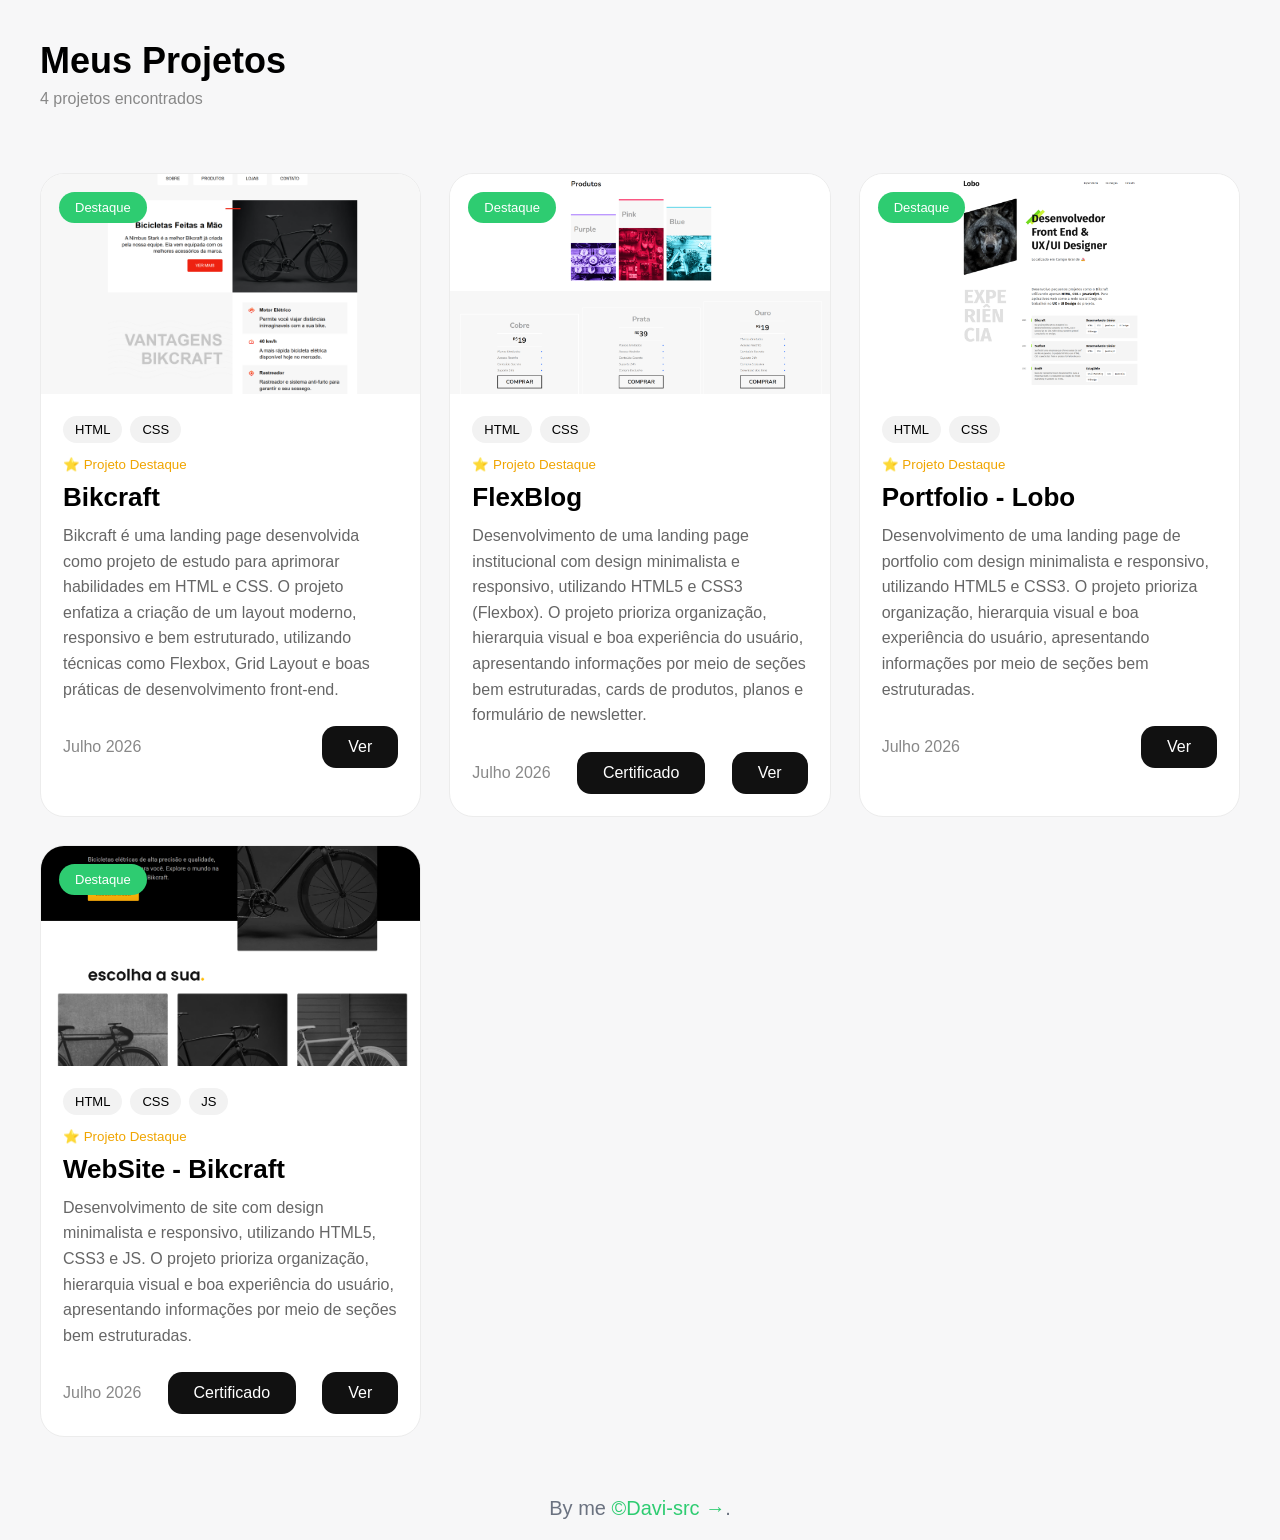
<file: index.html>
<!DOCTYPE html>
<html lang="pt-br">

<head>
  <meta charset="UTF-8">
  <meta name="viewport" content="width=device-width, initial-scale=1.0">
  <meta name="author" content="Davi-src">
  <!--======= Style =======-->
  <link rel="stylesheet" href="src/style.css">
  <title>Projetos de estudo</title>

</head>

<body>

  <section class="projects">

    <div class="projects-header">
      <h2>Meus Projetos</h2>
      <span>4 projetos encontrados</span>
    </div>

    <div class="categories">

      <!-- <button class="active">Todos</button>
      <button>Frontend</button>
      <button>Backend</button>
      <button>Full Stack</button>
      <button>Landing Pages</button>
      <button>APIs</button> -->

    </div>

    <div class="projects-grid">

      <article class="card">

        <div class="card-image">

          <span class="badge destaque">
            Destaque
          </span>

          <img src="assets/Bikcraft.png" alt="Projeto">

        </div>

        <div class="card-content">

          <div class="stack">

            <span>HTML</span>
            <span>CSS</span>

          </div>

          <small class="type">
            ⭐ Projeto Destaque
          </small>

          <h3>
            Bikcraft
          </h3>

          <p>
            Bikcraft é uma landing page desenvolvida como projeto de estudo para aprimorar habilidades em HTML e CSS. O projeto enfatiza a criação de um layout moderno, responsivo e bem estruturado, utilizando técnicas como Flexbox, Grid Layout e boas práticas de desenvolvimento front-end.
          </p>

          <div class="card-footer">

            <span>
              Julho 2026
            </span>

            <a href="Project-bikcraft/index.html">
              Ver
            </a>

          </div>

        </div>

      </article>

      <article class="card">

        <div class="card-image">

          <span class="badge destaque">
            Destaque
          </span>

          <img src="assets/FlexBlog.png" alt="Projeto">

        </div>

        <div class="card-content">

          <div class="stack">

            <span>HTML</span>
            <span>CSS</span>

          </div>

          <small class="type">
            ⭐ Projeto Destaque
          </small>

          <h3>
            FlexBlog
          </h3>

          <p>
            Desenvolvimento de uma landing page institucional com design minimalista e responsivo, utilizando HTML5 e CSS3 (Flexbox). O projeto prioriza organização, hierarquia visual e boa experiência do usuário, apresentando informações por meio de seções bem estruturadas, cards de produtos, planos e formulário de newsletter.
          </p>

          <div class="card-footer">

            <span>
              Julho 2026
            </span>

            <a href="https://www.origamid.com/certificate/23b869e3">
              Certificado
            </a>

            <a href="Project-flexblog/index.html">
              Ver
            </a>

          </div>

        </div>

      </article>

      <article class="card">

        <div class="card-image">

          <span class="badge destaque">
            Destaque
          </span>

          <img src="assets/portfolio-lobo.png" alt="Projeto">

        </div>

        <div class="card-content">

          <div class="stack">

            <span>HTML</span>
            <span>CSS</span>

          </div>

          <small class="type">
            ⭐ Projeto Destaque
          </small>

          <h3>
            Portfolio - Lobo
          </h3>

          <p>
            Desenvolvimento de uma landing page de portfolio com design minimalista e responsivo, utilizando HTML5 e CSS3. O projeto prioriza organização, hierarquia visual e boa experiência do usuário, apresentando informações por meio de seções bem estruturadas.
          </p>

          <div class="card-footer">

            <span>
              Julho 2026
            </span>

            <a href="Project-portfolio-lobo/index.html">
              Ver
            </a>

          </div>

        </div>

      </article>

      <article class="card">

        <div class="card-image">

          <span class="badge destaque">
            Destaque
          </span>

          <img src="assets/website-bikcraft.html.png" alt="Projeto">

        </div>

        <div class="card-content">

          <div class="stack">

            <span>HTML</span>
            <span>CSS</span>
            <span>JS</span>

          </div>

          <small class="type">
            ⭐ Projeto Destaque
          </small>

          <h3>
            WebSite - Bikcraft
          </h3>

          <p>
            Desenvolvimento de site com design minimalista e responsivo, utilizando HTML5, CSS3 e JS. O projeto prioriza organização, hierarquia visual e boa experiência do usuário, apresentando informações por meio de seções bem estruturadas.
          </p>

          <div class="card-footer">

            <span>
              Julho 2026
            </span>

            <a href="https://www.origamid.com/certificate/f683f86b00">
              Certificado
            </a>

            <a href="Project-website-bikcraft/index.html">
              Ver
            </a>

          </div>

        </div>

      </article>

    </div>

  </section>

  <footer>
    <p>By me <a href="https://github.com/Davi-src">&copy;Davi-src →</a>.</p>
  </footer>

</body>

</html>
</file>
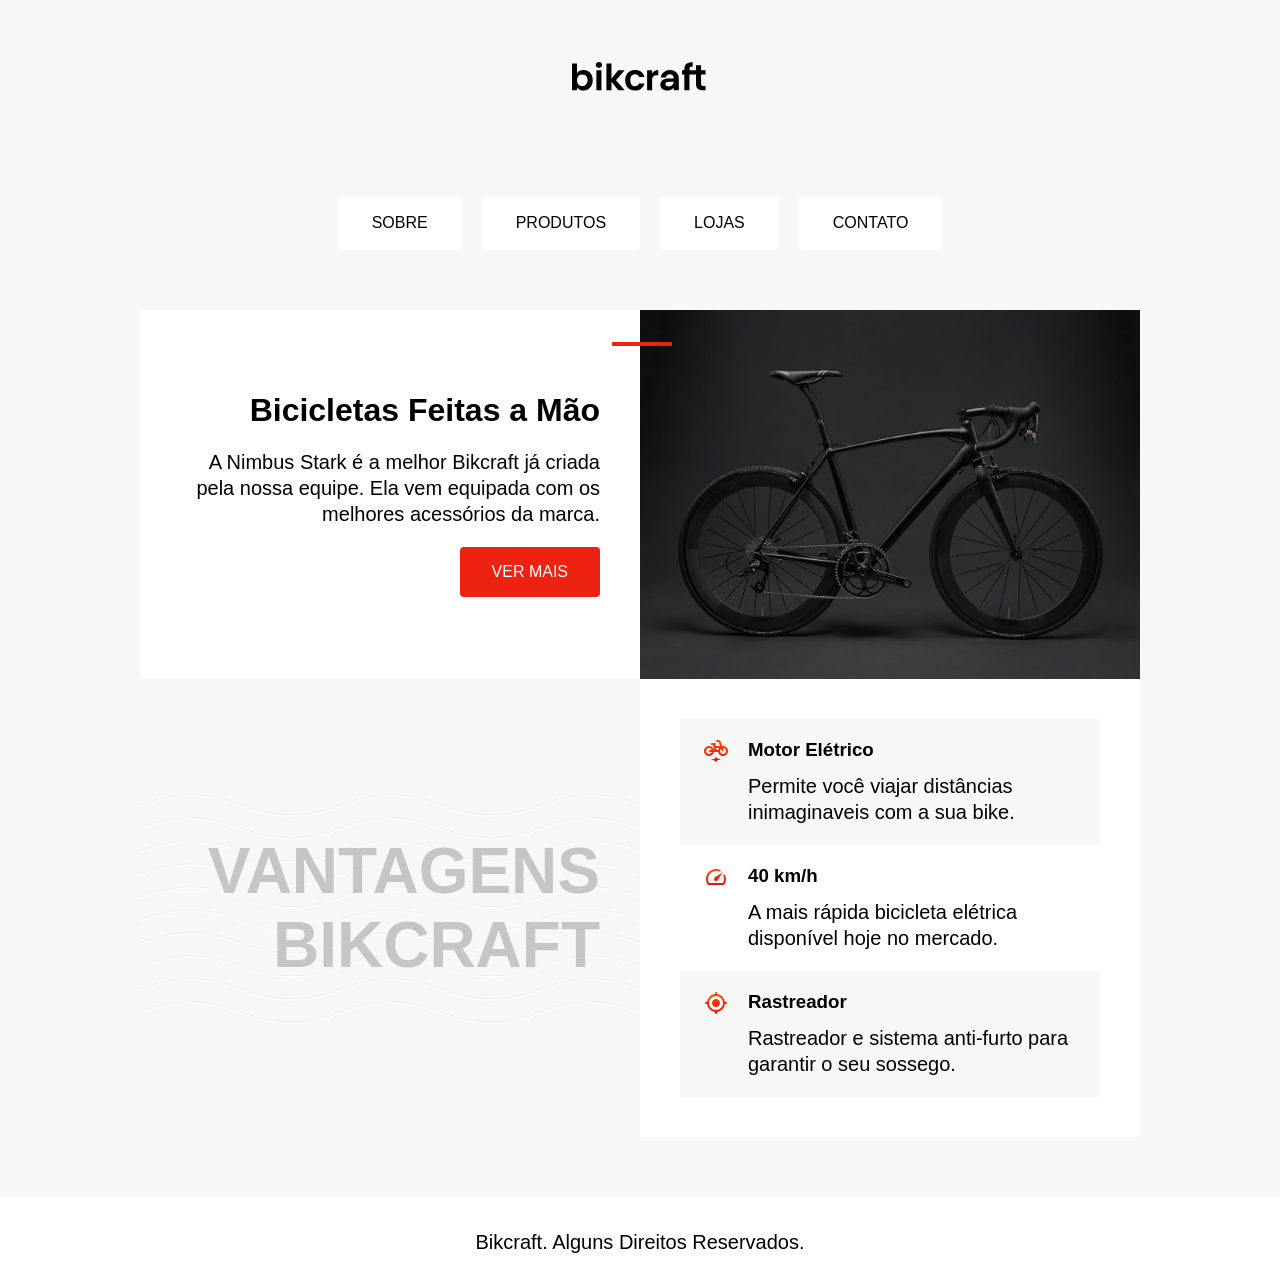
<file: Project-bikcraft/index.html>
<!DOCTYPE html>
<html lang="pt-br">

<head>
  <meta charset="UTF-8">
  <meta name="viewport" content="width=device-width, initial-scale=1.0">
  <meta name="author" content="Davi-src">
  <!--======= Style =======-->
  <link rel="stylesheet" href="style.css">
  <title>Bikcraft</title>
</head>

<body>

  <header class="header">
    <div class="logo">
      <a href="#">
        <svg width="136" height="32" viewBox="0 0 136 32" fill="none" xmlns="http://www.w3.org/2000/svg">
        <path d="M5.04 13.196C5.688 12.236 6.576 11.456 7.704 10.856C8.856 10.256 10.164 9.956 11.628 9.956C13.332 9.956 14.868 10.376 16.236 11.216C17.628 12.056 18.72 13.256 19.512 14.816C20.328 16.352 20.736 18.14 20.736 20.18C20.736 22.22 20.328 24.032 19.512 25.616C18.72 27.176 17.628 28.388 16.236 29.252C14.868 30.116 13.332 30.548 11.628 30.548C10.14 30.548 8.832 30.26 7.704 29.684C6.6 29.084 5.712 28.316 5.04 27.38V30.224H0V3.584H5.04V13.196ZM15.588 20.18C15.588 18.98 15.336 17.948 14.832 17.084C14.352 16.196 13.704 15.524 12.888 15.068C12.1004 14.6131 11.2055 14.377 10.296 14.384C9.384 14.384 8.52 14.624 7.704 15.104C6.912 15.56 6.264 16.232 5.76 17.12C5.28 18.008 5.04 19.052 5.04 20.252C5.04 21.452 5.28 22.496 5.76 23.384C6.264 24.272 6.912 24.956 7.704 25.436C8.52 25.892 9.384 26.12 10.296 26.12C11.232 26.12 12.096 25.88 12.888 25.4C13.704 24.92 14.352 24.236 14.832 23.348C15.336 22.46 15.588 21.404 15.588 20.18ZM26.954 7.904C26.066 7.904 25.322 7.628 24.722 7.076C24.146 6.5 23.858 5.792 23.858 4.952C23.858 4.112 24.146 3.416 24.722 2.864C25.322 2.288 26.066 2 26.954 2C27.842 2 28.574 2.288 29.15 2.864C29.75 3.416 30.05 4.112 30.05 4.952C30.05 5.792 29.75 6.5 29.15 7.076C28.574 7.628 27.842 7.904 26.954 7.904ZM29.438 10.28V30.224H24.398V10.28H29.438ZM46.226 30.224L39.458 21.728V30.224H34.418V3.584H39.458V18.74L46.154 10.28H52.706L43.922 20.288L52.778 30.224H46.226ZM53.145 20.252C53.145 18.188 53.565 16.388 54.405 14.852C55.245 13.292 56.409 12.092 57.897 11.252C59.385 10.388 61.089 9.956 63.009 9.956C65.481 9.956 67.521 10.58 69.129 11.828C70.761 13.052 71.853 14.78 72.405 17.012H66.97C66.682 16.148 66.19 15.476 65.494 14.996C64.822 14.492 63.982 14.24 62.974 14.24C61.534 14.24 60.394 14.768 59.554 15.824C58.714 16.856 58.294 18.332 58.294 20.252C58.294 22.148 58.714 23.624 59.554 24.68C60.394 25.712 61.534 26.228 62.974 26.228C65.014 26.228 66.346 25.316 66.97 23.492H72.406C71.854 25.652 70.762 27.368 69.13 28.64C67.498 29.912 65.458 30.548 63.01 30.548C61.09 30.548 59.386 30.128 57.898 29.288C56.4218 28.4362 55.2125 27.1895 54.406 25.688C53.566 24.128 53.146 22.316 53.146 20.252H53.145ZM80.138 13.376C80.756 12.3495 81.6227 11.4952 82.658 10.892C83.714 10.292 84.914 9.992 86.258 9.992V15.284H84.926C83.342 15.284 82.142 15.656 81.326 16.4C80.534 17.144 80.138 18.44 80.138 20.288V30.224H75.098V10.28H80.138V13.376ZM101.712 27.38C101.16 28.292 100.26 29.06 99.012 29.684C97.764 30.284 96.42 30.584 94.98 30.584C93.732 30.584 92.604 30.332 91.596 29.828C90.588 29.324 89.796 28.628 89.22 27.74C88.644 26.852 88.356 25.832 88.356 24.68C88.356 22.832 89.04 21.32 90.408 20.144C91.8 18.968 93.876 18.38 96.636 18.38H101.712C101.664 17.108 101.292 16.1 100.596 15.356C99.924 14.588 98.988 14.204 97.788 14.204C96.732 14.204 95.856 14.492 95.16 15.068C94.464 15.62 94.02 16.4 93.828 17.408H88.788C89.028 15.968 89.544 14.684 90.336 13.556C91.1449 12.41 92.2362 11.4923 93.504 10.892C94.824 10.244 96.3 9.92 97.932 9.92C99.612 9.92 101.124 10.268 102.468 10.964C103.803 11.6289 104.916 12.6669 105.672 13.952C106.44 15.248 106.824 16.772 106.824 18.524V30.224H101.712V27.38ZM96.456 26.516C97.296 26.516 98.112 26.336 98.904 25.976C99.72 25.616 100.392 25.076 100.92 24.356C101.448 23.636 101.712 22.784 101.712 21.8V21.656H96.924C95.772 21.656 94.908 21.884 94.332 22.34C93.78 22.796 93.504 23.396 93.504 24.14C93.504 24.86 93.756 25.436 94.26 25.868C94.788 26.3 95.52 26.516 96.456 26.516ZM117.453 14.42V30.224H112.341V14.42H110.073V10.28H112.341V9.272C112.341 6.824 113.037 5.024 114.429 3.872C115.821 2.72 117.921 2.18 120.729 2.252V6.5C119.505 6.476 118.653 6.68 118.173 7.112C117.693 7.544 117.453 8.324 117.453 9.452V10.28H124.003V5.348H129.079V10.28H133.543V14.42H129.079V24.068C129.079 24.74 129.235 25.232 129.547 25.544C129.883 25.832 130.435 25.976 131.203 25.976H133.543V30.224H130.375C126.127 30.224 124.003 28.16 124.003 24.032V14.42H117.453Z" fill="var(--texto)"/>
        </svg>
      </a>
    </div>
    <nav aria-label="primaria">
      <ul class="nav-list">
        <li><a href="#">sobre</a></li>
        <li><a href="#">Produtos</a></li>
        <li><a href="#">Lojas</a></li>
        <li><a href="#">ConTatO</a></li>
      </ul>
    </nav>
  </header>

  <main>
    <article class="content" aria-labelledby="label-introducao">
      <div class="introducao">
        <h1 id="label-introducao">Bicicletas Feitas a Mão</h1>
        <p>
          A Nimbus Stark é a melhor Bikcraft já criada pela nossa equipe. Ela vem equipada com os melhores acessórios da marca.
        </p>

        <a class="button" href="#">VER MAIS</a>
      </div>

      <div class="introducao-cover">
        <img src="img/bicicleta.jpg" alt="Bicicleta">
      </div>
    </article>

    <article class="content conteudo-vantagem" aria-labelledby="label-vantagens">
      <h2 class="subtitulo" id="label-vantagens">
        Vantagens <br> bikcraft
      </h2>

      <ul class="vantagens">
        <li class="vantagens-item">
          <img src="img/eletrica.svg" alt="">
          <h3>
            Motor Elétrico
          </h3>
          <p>
            Permite você viajar distâncias inimaginaveis com a sua bike.
          </p>
        </li>

        <li class="vantagens-item">
          <img src="img/velocidade.svg" alt="">
          <h3>
            40 km/h
          </h3>
          <p>
            A mais rápida bicicleta elétrica disponível hoje no mercado.
          </p>
        </li>

        <li class="vantagens-item">
          <img src="img/rastreador.svg" alt="">
          <h3>
            Rastreador
          </h3>

          <p>
            Rastreador e sistema anti-furto para garantir o seu sossego.
          </p>
        </li>
      </ul>
    </article>
  </main>

  <footer class="footer">
    <p>Bikcraft. Alguns Direitos Reservados.</p>
  </footer>

</body>

</html>
</file>
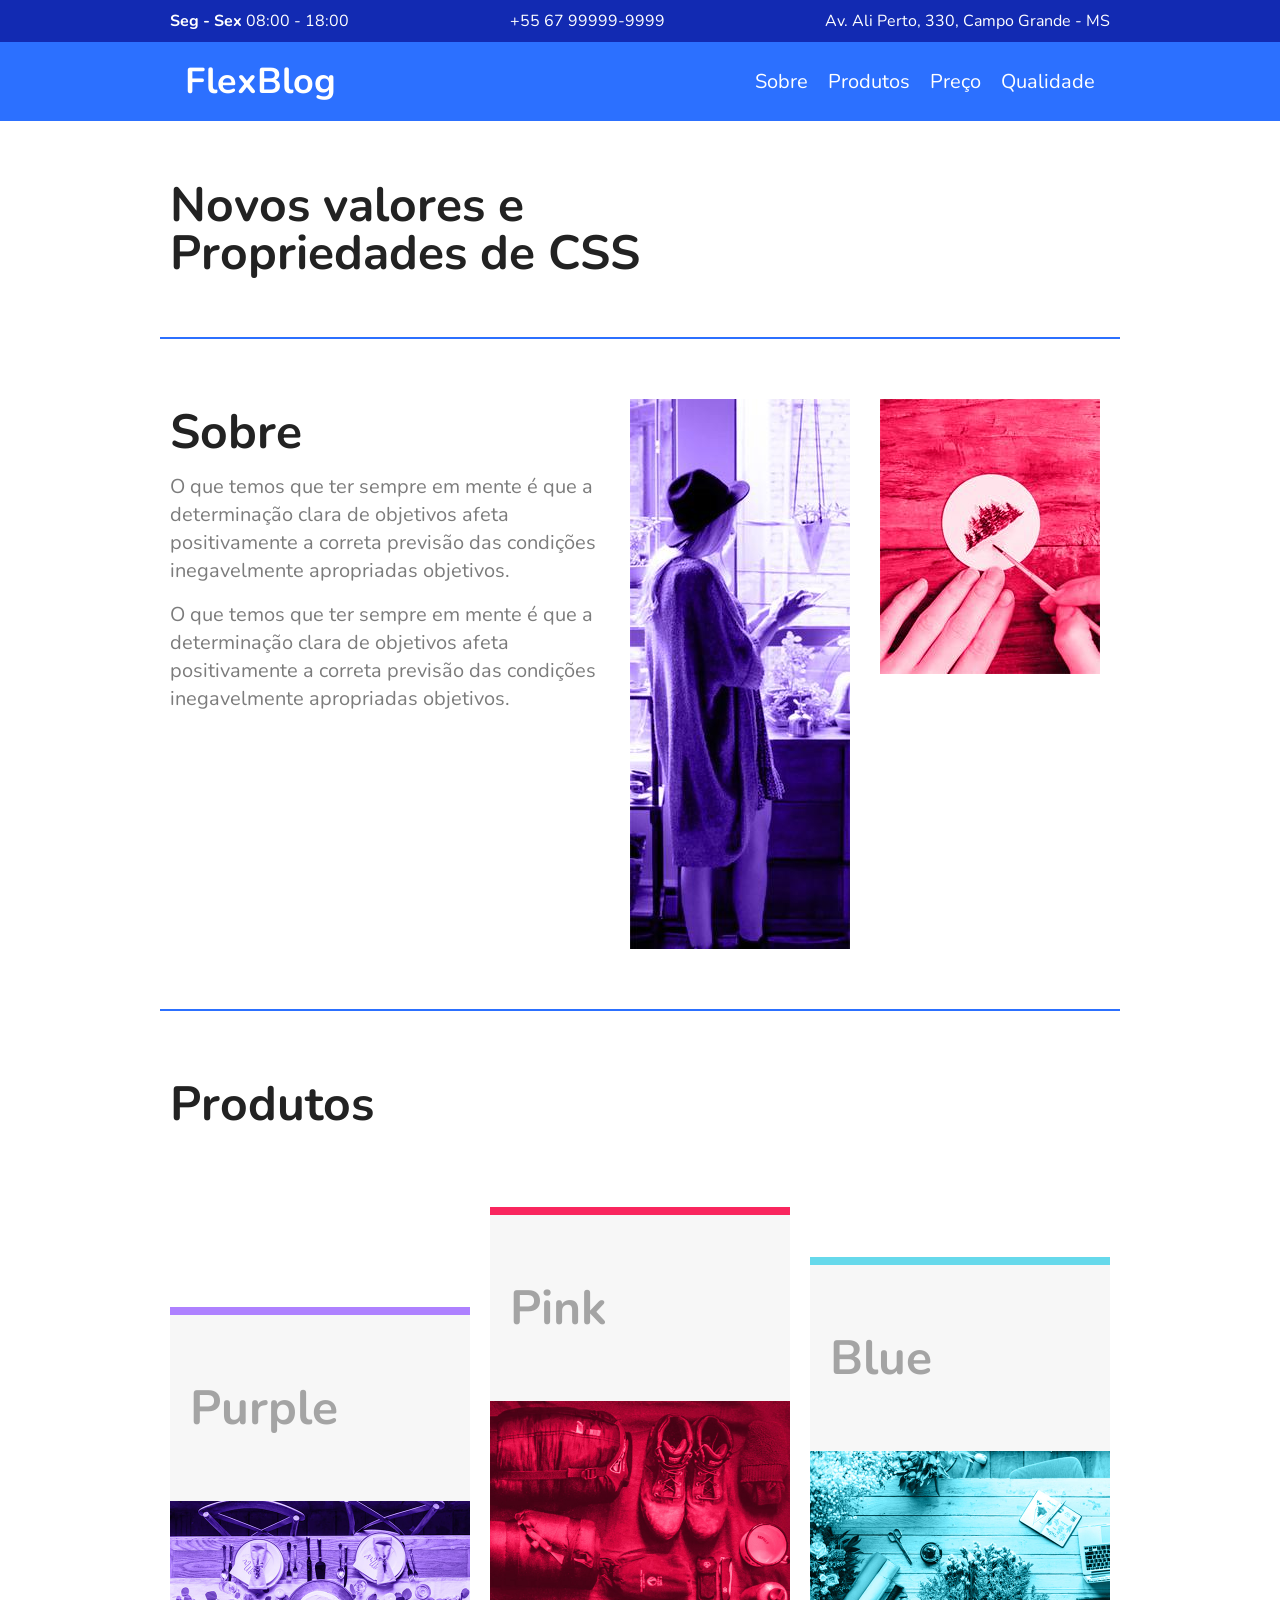
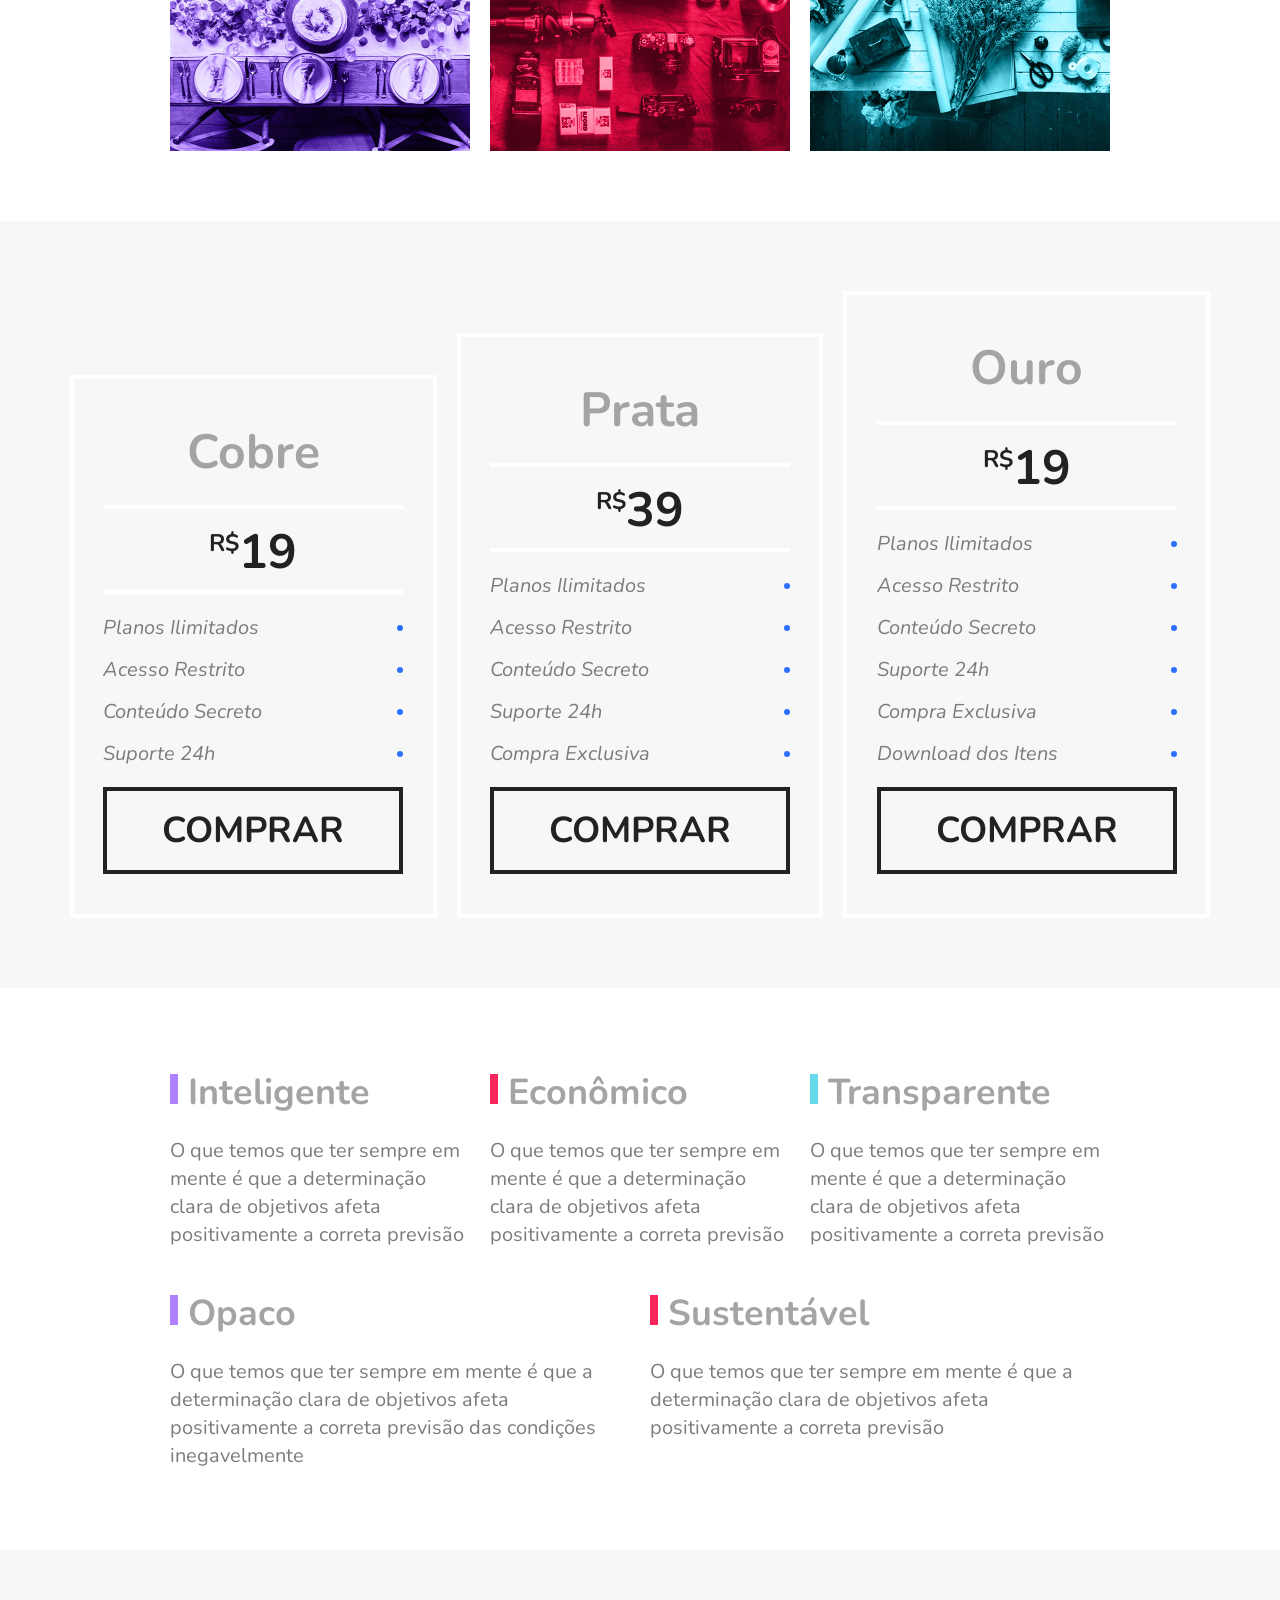
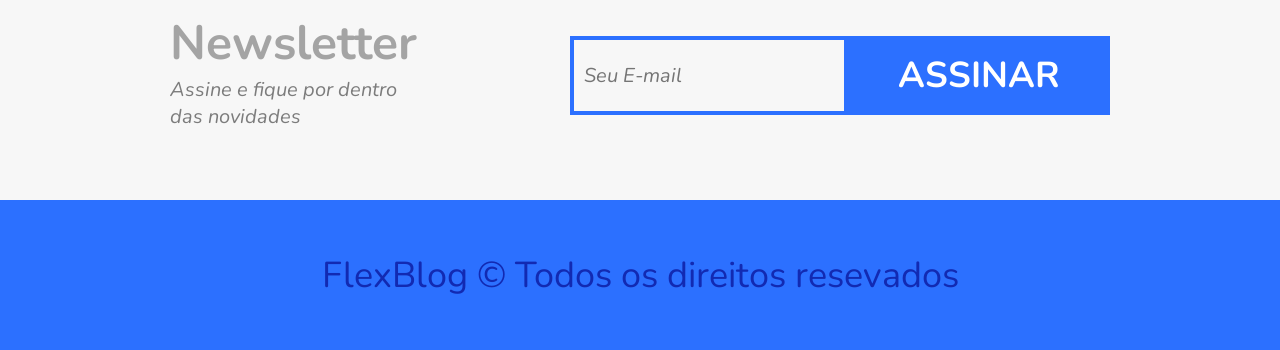
<file: Project-flexblog/index.html>
<!DOCTYPE html>
<html lang="pt-br">

<head>
  <meta charset="UTF-8">
  <meta name="viewport" content="width=device-width, initial-scale=1.0">
  <link rel="stylesheet" href="src/style.css">
  <title>FlexBlog</title>
</head>

<body>
  <div class="superinfo-bg">
    <div class="superinfo">
      <p><strong>Seg - Sex</strong> 08:00 - 18:00</p>
      <a href="tel: +556799999999">+55 67 99999-9999</a>
      <p>Av. Ali Perto, 330, Campo Grande - MS</p>
    </div>
  </div>

  <header class="menu-bg">
    <div class="menu">
      <div class="menu-logo">
        <a href="#">FlexBlog</a>
      </div>
      <nav class="menu-nav">
        <ul>
          <li><a href="#sobre">Sobre</a></li>
          <li><a href="#produtos">Produtos</a></li>
          <li><a href="#preco">Preço</a></li>
          <li><a href="#qualidade">Qualidade</a></li>
        </ul>
      </nav>
    </div>
  </header>

  <h1 class="introducao">Novos valores e <br> Propriedades de CSS</h1>

  <section class="sobre" id="sobre">
    <div class="sobre-info">
      <h1>Sobre</h1>
      <p>
        O que temos que ter sempre em mente é que a determinação clara de objetivos afeta positivamente a correta previsão das condições inegavelmente apropriadas objetivos.
      </p>
			<p>
        O que temos que ter sempre em mente é que a determinação clara de objetivos afeta positivamente a correta previsão das condições inegavelmente apropriadas objetivos.
      </p>
    </div>
    <div class="sobre-img">
      <img src="assets/img/sobre1.jpg" alt="Imagem sobre">
    </div>
    <div class="sobre-img">
      <img src="assets/img/sobre2.jpg" alt="Imagem sobre">
    </div>
  </section>

  <section class="produtos" id="produtos">
    <h1>Produtos</h1>
    <div class="produtos-container">
      <div class="produtos-item purple">
        <h2>Purple</h2>
        <img src="assets/img/produtos1.jpg" alt="Produto 1">
      </div>
      <div class="produtos-item pink">
        <h2>Pink</h2>
        <img src="assets/img/produtos2.jpg" alt="Produto 2">
      </div>
      <div class="produtos-item blue">
        <h2>Blue</h2>
        <img src="assets/img/produtos3.jpg" alt="Produto 3">
      </div>
    </div>
  </section>

  <section class="preco" id="preco">
    <div class="preco-item">
      <h2>Cobre</h2>
      <span><sup>R$</sup>19</span>
      <ul>
        <li>Planos Ilimitados</li>
        <li>Acesso Restrito</li>
        <li>Conteúdo Secreto</li>
        <li>Suporte 24h</li>
      </ul>
      <a href="#">Comprar</a>
    </div>

    <div class="preco-item">
      <h2>Prata</h2>
      <span><sup>R$</sup>39</span>
      <ul>
        <li>Planos Ilimitados</li>
        <li>Acesso Restrito</li>
        <li>Conteúdo Secreto</li>
        <li>Suporte 24h</li>
        <li>Compra Exclusiva</li>
      </ul>
      <a href="#">Comprar</a>
    </div>

    <div class="preco-item">
      <h2>Ouro</h2>
      <span><sup>R$</sup>19</span>
      <ul>
        <li>Planos Ilimitados</li>
        <li>Acesso Restrito</li>
        <li>Conteúdo Secreto</li>
        <li>Suporte 24h</li>
        <li>Compra Exclusiva</li>
        <li>Download dos Itens</li>
      </ul>
      <a href="#">Comprar</a>
    </div>
  </section>

  <section class="qualidade" id="qualidade">
    <div class="qualidade-item">
      <h2>Inteligente</h2>
      <p>
        O que temos que ter sempre em mente é que a determinação clara de objetivos afeta positivamente a correta previsão
      </p>
    </div>

    <div class="qualidade-item">
			<h2>Econômico</h2>
			<p>O que temos que ter sempre em mente é que a determinação clara de objetivos afeta positivamente a correta previsão </p>
		</div>
		
		<div class="qualidade-item">
			<h2>Transparente</h2>
			<p>O que temos que ter sempre em mente é que a determinação clara de objetivos afeta positivamente a correta previsão </p>
		</div>
		
		<div class="qualidade-item">
			<h2>Opaco</h2>
			<p>O que temos que ter sempre em mente é que a determinação clara de objetivos afeta positivamente a correta previsão das condições inegavelmente</p>
		</div>
		
		<div class="qualidade-item">
			<h2>Sustentável</h2>
			<p>O que temos que ter sempre em mente é que a determinação clara de objetivos afeta positivamente a correta previsão </p>
		</div>
  </section>

  <section class="newsletter">
    <div class="newsletter-info">
      <h1>Newsletter</h1>
      <p>Assine e fique por dentro das novidades</p>
    </div>

    <form class="newsletter-form">
      <input type="text" placeholder="Seu E-mail">
      <button type="submit">Assinar</button>
    </form>
  </section>

  <footer class="footer">
    <p>FlexBlog &copy; Todos os direitos resevados</p>
  </footer>

</body>

</html>
</file>
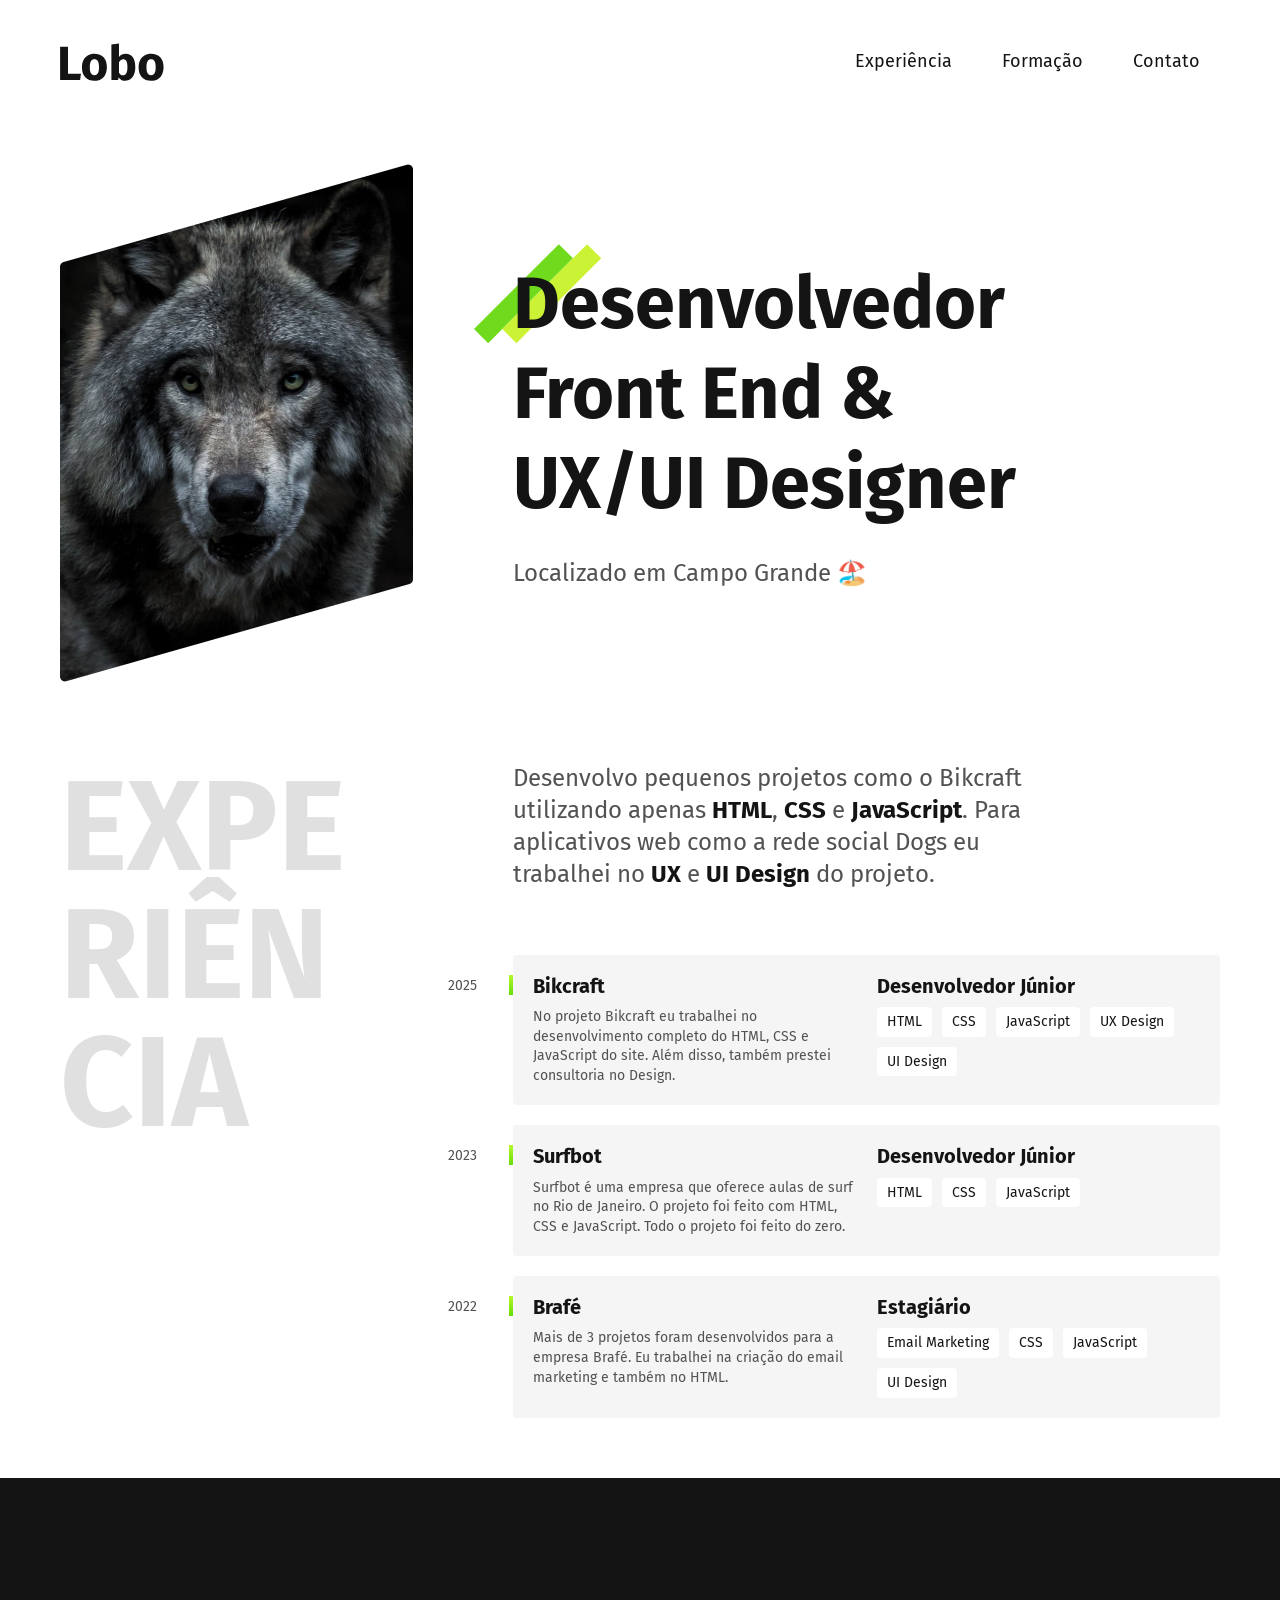
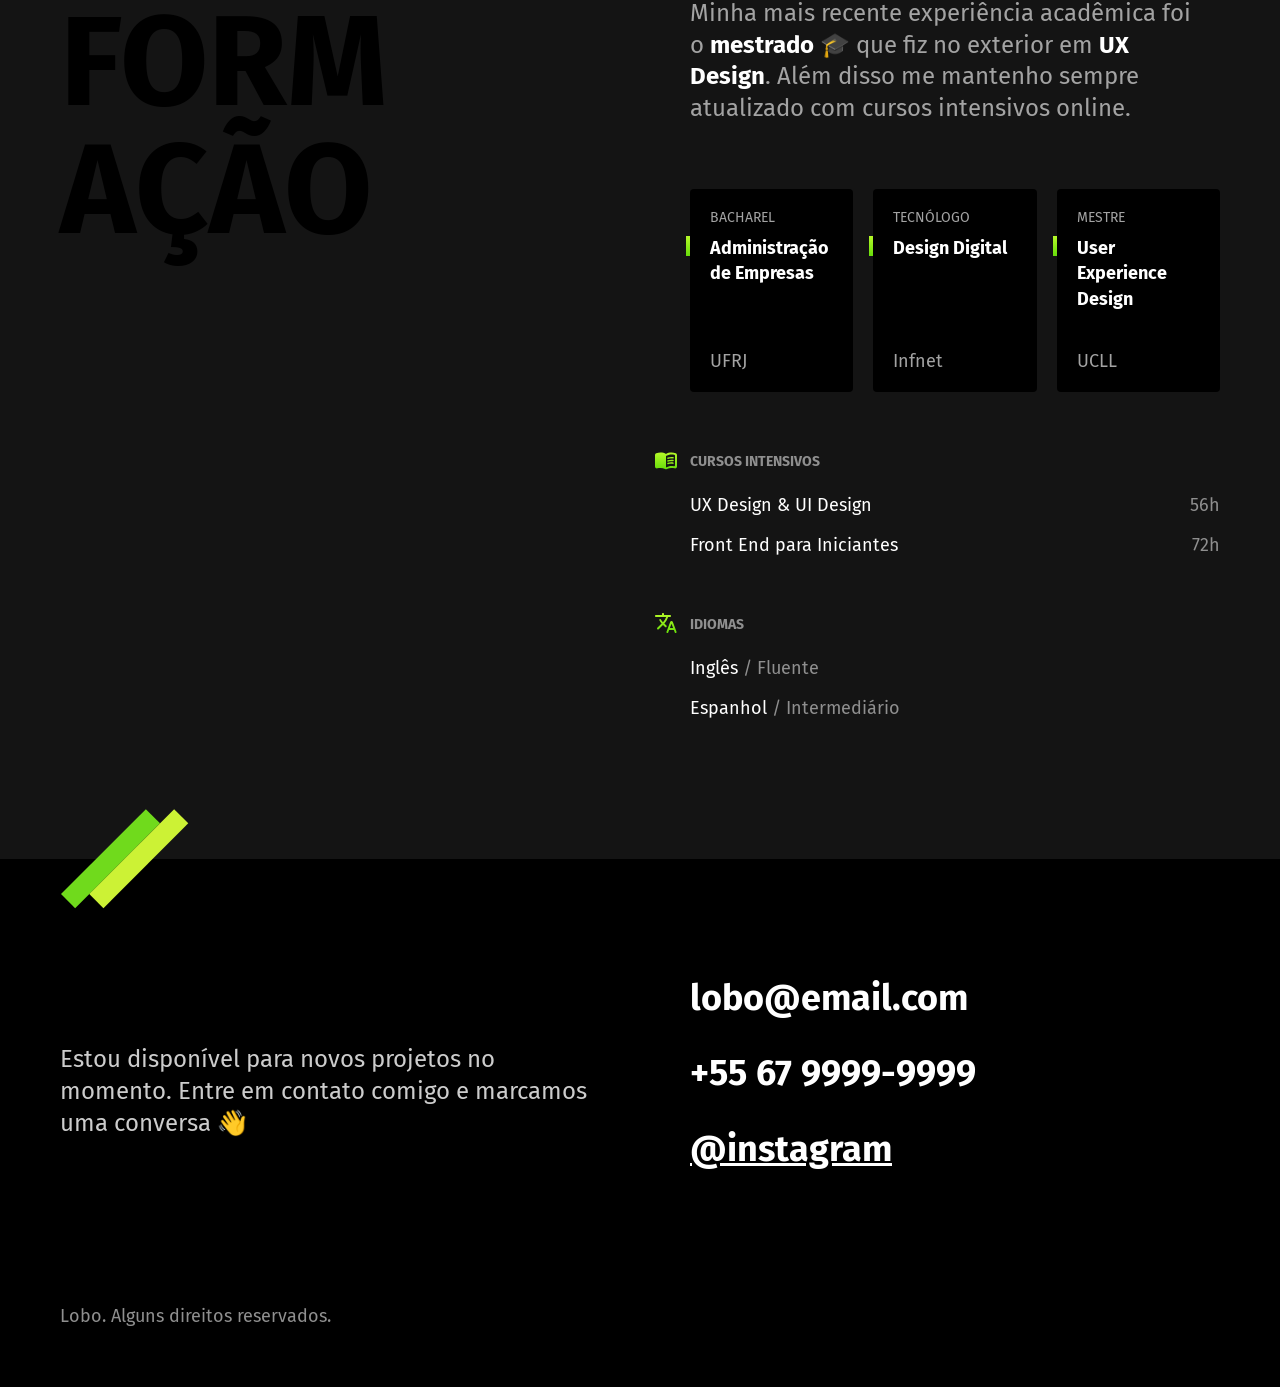
<file: Project-portfolio-lobo/index.html>
<!DOCTYPE html>
<html lang="pt-br">

<head>
  <meta charset="UTF-8">
  <meta name="viewport" content="width=device-width, initial-scale=1.0">
  <meta name="author" content="Davi-src">
  <meta name="description" content="Desenvolvedor Front End & UX/UI Designer Localizado em Campo Grande">
  <!--======= Style =======-->
  <link rel="stylesheet" href="src/style.css">
  <title>Lobo - Desenvolvedor e Designer</title>
</head>

<body>

  <header class="header">
    <img src="assets/marca.svg" alt="Logo" width="104" height="38">

    <nav class="nav">
      <ul class="nav-list">
        <li><a href="#experiencia">Experiência</a></li>
        <li><a href="#formacao">Formação</a></li>
        <li><a href="#contato">Contato</a></li>
      </ul>
    </nav>
  </header>

  <main class="introducao">
    <img src="assets/perfil.jpg" alt="Lobo" width="360" height="520">

    <div>
      <h1>
        Desenvolvedor <br>
        Front End & <br>
        UX/UI Designer</h1>
      <p>
        Localizado em Campo Grande 🏖️
      </p>
    </div>
  </main>

  <section aria-label="Experiência" class="experiencia" id="experiencia">
    <h2 class="subtitulo">Experiência</h2>
    <div>
      <p class="experiencia-texto">
        Desenvolvo pequenos projetos como o Bikcraft utilizando apenas <strong>HTML</strong>, <strong>CSS</strong> e <strong>JavaScript</strong>. Para aplicativos web como a rede social Dogs eu trabalhei no <strong>UX</strong> e <strong>UI Design</strong> do projeto.
      </p>

      <div class="empresa">
        <span class="empresa-ano">2025</span>
        <h3 class="empresa-titulo">Bikcraft</h3>
        <span class="empresa-titulo">Desenvolvedor Júnior</span>
        <p class="empresa-texto">
          No projeto Bikcraft eu trabalhei no desenvolvimento completo do HTML, CSS e JavaScript do site. Além disso, também prestei consultoria no Design.
        </p>
        <ul class="empresa-habilidades">
          <li>HTML</li>
          <li>CSS</li>
          <li>JavaScript</li>
          <li>UX Design</li>
          <li>UI Design</li>
        </ul>
      </div>

      <div class="empresa">
        <span class="empresa-ano">2023</span>
        <h3 class="empresa-titulo">Surfbot</h3>
        <span class="empresa-titulo">Desenvolvedor Júnior</span>
        <p class="empresa-texto">
          Surfbot é uma empresa que oferece aulas de surf no Rio de Janeiro. O projeto foi feito com HTML, CSS e JavaScript. Todo o projeto foi feito do zero.
        </p>
        <ul class="empresa-habilidades">
          <li>HTML</li>
          <li>CSS</li>
          <li>JavaScript</li>
        </ul>
      </div>

      <div class="empresa">
        <span class="empresa-ano">2022</span>
        <h3 class="empresa-titulo">Brafé</h3>
        <span class="empresa-titulo">Estagiário</span>
        <p class="empresa-texto">
          Mais de 3 projetos foram desenvolvidos para a empresa Brafé. Eu trabalhei na criação do email marketing e também no HTML.
        </p>
        <ul class="empresa-habilidades">
          <li>Email Marketing</li>
          <li>CSS</li>
          <li>JavaScript</li>
          <li>UI Design</li>
        </ul>
      </div>
    </div>
  </section>

  <section aria-label="Formação" class="formacao" id="formacao">
    <div class="formacao-container">
      <h1 class="subtitulo">Formação</h1>

      <div>
        <p class="formacao-texto">
          Minha mais recente experiência acadêmica foi o <strong>mestrado 🎓</strong> que fiz no exterior em <strong>UX Design</strong>. Além disso me mantenho sempre atualizado com cursos intensivos online.
        </p>

        <ul class="faculdade-lista">
          <li class="faculdade">
            <span class="faculdade-tipo">Bacharel</span>
            <h1 class="faculdade-curso">Administração de Empresas</h1>
            <span class="faculdade-instituicao">UFRJ</span>
          </li>
          <li class="faculdade">
            <span class="faculdade-tipo">Tecnólogo</span>
            <h1 class="faculdade-curso">Design Digital</h1>
            <span class="faculdade-instituicao">Infnet</span>
          </li>
          <li class="faculdade">
            <span class="faculdade-tipo">Mestre</span>
            <h1 class="faculdade-curso">User Experience Design</h1>
            <span class="faculdade-instituicao">UCLL</span>
          </li>
        </ul>

        <div class="formacao-extra">
          <div class="cursos">
            <h3>Cursos Intensivos</h3>
            <ul>
              <li>UX Design & UI Design <span>56h</span></li>
              <li>Front End para Iniciantes <span>72h</span></li>
            </ul>
          </div>
          
          <div class="idiomas">
            <h3>Idiomas</h3>
            <ul>
              <li>Inglês <span>/ Fluente</span></li>
              <li>Espanhol <span>/ Intermediário</span></li>
            </ul>
          </div>
        </div>
      </div>
    </div>
  </section>

  <footer class="footer" id="contato">
    <div class="footer-container">
      <p class="footer-texto">
        Estou disponível para novos projetos no momento. Entre em contato comigo e marcamos uma conversa 👋
      </p>
      <ul class="footer-contato">
        <li>lobo@email.com</li>
        <li>+55 67 9999-9999</li>
        <li><a href="/">@instagram</a></li>
      </ul>

      <p class="footer-copy">Lobo. Alguns direitos reservados.</p>
    </div>
  </footer>

</body>

</html>
</file>
<file: src/style.css>
* {
  margin: 0;
  padding: 0;
  box-sizing: border-box;
}

body {
  font-family: 'Inter', sans-serif;
  background: #f7f7f8;
}

.projects {
  max-width: 87.5rem;
  margin: auto;
  padding: 2.5rem;
}

.projects-header {
  margin-bottom: 1.875rem;
}

.projects-header h2 {
  font-size: 2.25rem;
  margin-bottom: 0.5rem;
}

.projects-header span {
  color: #888;
}

.categories {
  display: flex;
  gap: 0.75rem;
  margin-bottom: 2.1875rem;
  flex-wrap: wrap;
}

.categories button {
  border: none;
  background: white;
  border: 0.0625rem solid #ddd;
  padding: 0.75rem 1.375rem;
  border-radius: 3.125rem;
  cursor: pointer;
  transition: 0.3s;
}

.categories button:hover {
  background: #111;
  color: white;
}

.categories .active {
  background: #111;
  color: white;
}

.projects-grid {
  display: grid;
  grid-template-columns: repeat(auto-fit, minmax(20rem, 1fr));
  gap: 1.75rem;
}

.card {
  background: white;
  border-radius: 1.5rem;
  overflow: hidden;
  transition: 0.35s;
  border: 0.0625rem solid #ececec;
}

.card:hover {
  transform: translateY(-0.5rem);
  box-shadow: 0 1.5625rem 3.75rem rgba(0, 0, 0, 0.12);
}

.card-image {
  position: relative;
  height: 13.75rem;
}

.card-image img {
  width: 100%;
  height: 100%;
  object-fit: cover;
}

.badge {
  position: absolute;
  top: 1.125rem;
  left: 1.125rem;
  padding: 0.5rem 1rem;
  border-radius: 3.125rem;
  color: white;
  font-size: 0.8125rem;
}

.destaque {
  background: #2ecc71;
}

.novo {
  background: #2d7df4;
}

.andamento {
  background: #f39c12;
}

.api {
  background: #7d3cff;
}

.card-content {
  padding: 1.375rem;
}

.stack {
  display: flex;
  gap: 0.5rem;
  flex-wrap: wrap;
  margin-bottom: 0.875rem;
}

.stack span {
  background: #f2f2f2;
  padding: 0.375rem 0.75rem;
  border-radius: 1.875rem;
  font-size: 0.8125rem;
}

.type {
  display: block;
  color: #f0a500;
  margin-bottom: 0.625rem;
}

.card h3 {
  font-size: 1.625rem;
  margin-bottom: 0.625rem;
}

.card p {
  color: #666;
  line-height: 1.6;
  margin-bottom: 1.5rem;
}

.card-footer {
  display: flex;
  justify-content: space-between;
  align-items: center;
}

.card-footer span {
  color: #888;
}

.card-footer a {
  background: #111;
  color: white;
  text-decoration: none;
  padding: 0.75rem 1.625rem;
  border-radius: 0.875rem;
  transition: 0.3s;
}

.card-footer a:hover {
  background: #333;
}

footer {
  margin-top: 1.25rem;
  margin-bottom: 1.25rem;
  text-align: center;
  color: #6b7280;
  font-size: 1.25rem;
}

footer a {
  color: #2ecc71;
  text-decoration: none;
}
</file>
<file: Project-bikcraft/style.css>
:root {
  --cor-primaria: #e21;
  --cor-primaria-escura: #900;
  --fundo-1: #f7f7f7;
  --fundo-2: #ffffff;
  --texto: #000000;
  --subtitulo: rgba(0, 0, 0, 0.2);
  --onda: url("./img/onda-clara.svg");
}

@media (prefers-color-scheme: dark) {
  :root {
    --fundo-1: #111111;
    --fundo-2: #000000;
    --texto: #ffffff;
    --subtitulo: rgba(255, 255, 255, 0.2);
    --onda: url("./img/onda-escura.svg");
  }
}

* {
  font-family: Arial, Helvetica, sans-serif;
  margin: 0; padding: 0;
  box-sizing: border-box;
  outline: none;
  text-decoration: none;
  list-style: none;
}

body {
  background: var(--fundo-1);
  display: grid;
  justify-items: center;
  gap: 3.75rem;
}

a {
  text-decoration: none;
}

img {
  max-width: 100%;
  display: block;
}

p{
  font-size: 1.25rem;
  line-height: 1.3;
  color: var(--texto);
}

.header {
  margin-top: 3.75rem;
  display: flex;
  flex-direction: column;
  align-items: center;
  gap: 3.75rem;
}

nav {
  margin-top: 2.5rem;
}

.nav-list {
  display: flex;
  flex-wrap: wrap;
  justify-content: center;
  gap: 1.25rem;
}

.nav-list a {
  display: block;
  padding: 1rem 2rem;
  background-color: var(--fundo-2);
  border-radius: 4px;
  color: var(--texto);
  text-transform: uppercase;
  border: 2px solid transparent;
}

.nav-list a:hover {
  border-color: var(--cor-primaria);
}

/* Main */
.content {
  display: grid;
  grid-template-columns: 1fr 1fr;
  max-width: 1000px;
}

.introducao {
  background: var(--fundo-2); 
  padding: 2.5rem;
  text-align: right;
  display: grid;
  align-content: center;
  justify-items: end;
  gap: 1.25rem;
  position: relative;
}

.introducao h1 {
  font-size: 2rem;
  color: var(--texto);
}

.introducao::before {
  content: "";
  position: absolute;
  width: 3.75rem;
  height: 4px;
  background: var(--cor-primaria);
  top: 2rem;
  right: -2rem;
}

.introducao img {
  object-fit: cover;
  height: 100%;
}

.button {
  padding: 1rem 2rem;
  background: var(--cor-primaria);
  border-radius: 4px;
  color: #fff;
  text-transform: uppercase;
}

.button:hover {
  background: var(--cor-primaria-escura);
}

.subtitulo {
  background: var(--onda);
  font-size: 4rem;
  text-transform: uppercase;
  text-align: right;
  align-self: center;
  color: var(--subtitulo);
  padding: 2.5rem;
  /* word-break: break-all; */
}

.vantagens {
  background: var(--fundo-2);
  padding: 2.5rem;
  color: var(--texto);
}

.vantagens-item {
  display: grid;
  grid-template-columns: auto 1fr;
  gap: 10px 1.25rem;
  padding: 1.25rem;
  border-left: 4px solid transparent;
}

.vantagens-item:nth-child(odd) {
  background: var(--fundo-1);
}

.vantagens-item:hover {
  border-color: var(--cor-primaria);
}

.vantagens-item p {
  font-size: 1.25rem;
  grid-column: 2;
}
/* Fim Main*/

/* Footer */
footer {
  width: 100%;
  background: var(--fundo-2);
  text-align: center;
  padding: 32px 0;
}

footer p {
  font-size: 1.25rem;
}
/* Fim Footer */

/* Media */

@media (max-width: 1000px) {
  .conteudo-vantagem {
    grid-template-columns: 1fr;
  }

  .subtitulo {
    text-align: center;
  }
}

@media (max-width: 600px) {
  body {
    gap: 30px;
    margin-top: 20px;
  }

  .header {
    gap: 30px;
  }

  .content {
    grid-template-columns: 1fr;
  }

  .introducao {
    text-align: left;
    justify-items: start;
  }

  .introducao::before {
    display: none;
  }

  .subtitulo {
    font-size: 3rem;
  }
}

@media (max-width: 400px) {
  .subtitulo {
    font-size: 2rem;
  }
  p {
    font-size: 1rem;
  }
}
</file>
<file: Project-flexblog/src/style.css>
@import url('https://fonts.googleapis.com/css2?family=Nunito:ital,wght@0,200..1000;1,200..1000&display=swap');

* {
  padding: 0; margin: 0;
  box-sizing: border-box;
}

body {
  font-family: 'Nunito', Helvetica, sans-serif;
  color: #222;
}

ul {
  list-style: none;
}

a {
  text-decoration: none;
}

img {
  display: block;
  max-width: 100%;
}

/* SuperInfo*/
.superinfo-bg {
  background: #122ab2;
  color: white;
}

.superinfo {
  max-width: 60rem;
  margin: 0 auto;
  display: flex;
  justify-content: space-between;
  flex-wrap: wrap;
  padding-top: 0.625rem;
}

.superinfo p, .superinfo a {
  margin: 0 0.625rem 0.625rem 0.625rem;
}

.superinfo a {
  color: white;
}

/* Menu */
.menu-bg {
  background: #2c70ff;
}

.menu {
  max-width: 60rem;
  margin: 0 auto;
  padding: 0.9375rem;
  display: flex;
  justify-content: space-between;
  align-items: center;
  flex-wrap: wrap;
}

.menu a {
  color: white;
}

.menu-logo a {
  font-size: 2.25rem;
  font-weight: bold;
  margin: 0 0.625rem;
}

.menu-nav ul {
  display: flex;
  flex-wrap: wrap;
}

.menu-nav a {
  font-size: 1.25rem;
  display: block;
  padding: 0.625rem;
}

.menu-nav a:hover {
  color: #122ab2;
}

/* Introdução */
.introducao {
  font-size: 3rem;
  line-height: 1;
  max-width: 60rem;
  margin: 0 auto;
  padding: 3.75rem 0.625rem;
}

/* Sobre */
.sobre {
  border-top: 0.125rem solid #2c70ff;
  border-bottom: 0.125rem solid #2c70ff;
  max-width: 60rem;
  margin: 0 auto;
  padding: 3.75rem 0;
  display: flex;
  flex-wrap: wrap;
}

.sobre-info {
  flex: 2 1 18.75rem;
  margin: 0 0.625rem;
}

.sobre-info h1 {
  font-size: 3rem;
  margin-bottom: .5rem;
}

.sobre-info p{
  font-size: 1.25rem;
  line-height: 1.4;
  margin-bottom: 1rem;
  color: #7c7c7c;
}

.sobre-img {
  flex: 1 1 10rem;
  margin: 0 0.625rem;
}
/* Produtos */
.produtos {
  margin: 3.75rem auto;
  max-width: 60rem;
}

.produtos h1 {
  font-size: 3rem;
  margin: 0 0.625rem 3.75rem 0.625rem;
}

.produtos-container {
  display: flex;
  flex-wrap: wrap;
  align-items: flex-end;
}

.produtos-item {
  flex: 1 1 10.9375rem;
  margin: 0.625rem;
}

.produtos-item h2 {
  font-size: 3rem;
  color: #a4a4a4;
  background: #f7f7f7;
  padding: 3.75rem 1.25rem;
}

.purple {
  border-top: 0.5rem solid #ae81ff;
}

.pink {
  border-top: 0.5rem solid #f9265e;
}

.blue {
  border-top: 0.5rem solid #66d9eb;
}

/* Preço */
.preco {
	background: #f7f7f7;
	padding: 3.75rem;
	display: flex;
	flex-wrap: wrap;
	align-items: flex-end;
}

.preco-item {
	flex: 1 1 16.25rem;
	border: 0.25rem solid white;
	padding: 1.25rem;
	margin: 0.625rem;
}

.preco-item h2 {
	font-size: 3rem;
	color: #a4a4a4;
	text-align: center;
	margin-top: 1.25rem;
}

.preco-item span {
	max-width: 18.75rem;
	margin: 1.25rem auto;
	display: block;
	font-size: 3rem;
	text-align: center;
	font-weight: bold;
	padding: 0.625rem 0 0.3125rem 0;
	border-top: 0.25rem solid white;
	border-bottom: 0.25rem solid white;
}

.preco-item sup {
	font-size: 1.5rem;
}

.preco-item ul {
	max-width: 18.75rem;
	margin: 1.25rem auto;
	font-size: 1.25rem;
	font-style: italic;
	color: #7c7c7c;
}

.preco-item li {
	display: flex;
	justify-content: space-between;
	align-items: center;
	margin-bottom: 0.9375rem;
}

.preco-item li::after {
	content: '';
	display: block;
	width: 0.375rem;
	height: 0.375rem;
	background: #2c70ff;
	border-radius: 50%;
}

.preco-item a {
	max-width: 18.75rem;
	display: block;
	margin: 1.25rem auto;
	border: 0.25rem solid;
	color: #222222;
	text-transform: uppercase;
	font-weight: bold;
	font-size: 2.25rem;
	padding: 0.9375rem 0;
	text-align: center;
}

@media (max-width: 50rem) {
	.preco {
		padding-left: 0.625rem;
		padding-right: 0.625rem;
	}
	.preco .preco-item:nth-child(3) {
		order: -2;
	}
	.preco .preco-item:nth-child(2) {
		order: -1;
	}
}

/*Qualidade*/
.qualidade {
	max-width: 60rem;
	margin: 3.75rem auto;
	display: flex;
	flex-wrap: wrap;
}

.qualidade-item {
	flex: 1 1 18.75rem;
	margin: 1.25rem 0.625rem;
}

.qualidade-item h2 {
	font-size: 2.25rem;
	color: #a4a4a4;
	margin-bottom: 1.25rem;
}

.qualidade-item h2::before {
	content: '';
	display: inline-block;
	width: 0.5rem;
	height: 1.875rem;
	margin-right: 0.625rem;
}

.qualidade-item:nth-of-type(3n+1) h2::before {
	background: #ae81ff;
}

.qualidade-item:nth-of-type(3n+2) h2::before {
	background: #f9265e;
}

.qualidade-item:nth-of-type(3n+3) h2::before {
	background: #66d9eb;
}

.qualidade-item p {
	font-size: 1.25em;
	line-height: 1.4;
	color: #7c7c7c;
}

/*Newsletter*/
.newsletter {
	background: #f7f7f7;
	padding: 3.75rem calc((100% - 60rem) / 2 );
	display: flex;
	flex-wrap: wrap;
}

.newsletter-info {
	flex: 1 1 15rem;
	margin: 0 0.625rem;
}

.newsletter-info h1 {
	font-size: 3em;
	color: #a4a4a4;
}

.newsletter-info p {
	font-size: 1.25rem;
	font-style: italic;
	max-width: 14.375rem;
	color: #7c7c7c;
	margin-bottom: 0.625rem;
}

.newsletter-form {
	flex: 2 1 16.25rem;
	margin: 0 0.625rem;
	align-self: center;
	display: flex;
	flex-wrap: wrap;
}

.newsletter-form input {
	flex: 3 1 16.25rem;
	font-size: 1.25rem;
	color: #7c7c7c;
	font-style: italic;
	font-family: "Nunito", Helvetica, Arial, sans-serif;
	border: 0.25rem solid #2c70ff;
	background: transparent;
	padding: 0.9375rem 0.625rem;
	margin: 0;
	border-radius: 0;
}

.newsletter-form button {
	flex: 1 1 16.25rem;
	font-family: "Nunito", Helvetica, Arial, sans-serif;
	font-size: 2.25rem;
	font-weight: bold;
	text-transform: uppercase;
	background: #2c70ff;
	color: white;
	margin: 0;
	cursor: pointer;
	border: 0;
	padding: 0.9375rem 0.625rem;
}

@media (max-width: 37.5rem) {
	.newsletter-form button {
		font-size: 1.5rem;
	}
}

/*Footer*/
.footer {
	display: flex;
	background: #2c70ff;
	height: 9.375rem;
	align-items: center;
}

.footer p {
	flex: 1;
	text-align: center;
	font-size: 2.25rem;
	color: #122ab2;
}
</file>
<file: Project-portfolio-lobo/src/style.css>
@import './global.css';
@import './header.css';
@import './introducao.css';
@import './experiencia.css';
@import './formacao.css';
@import './footer.css';
</file>
